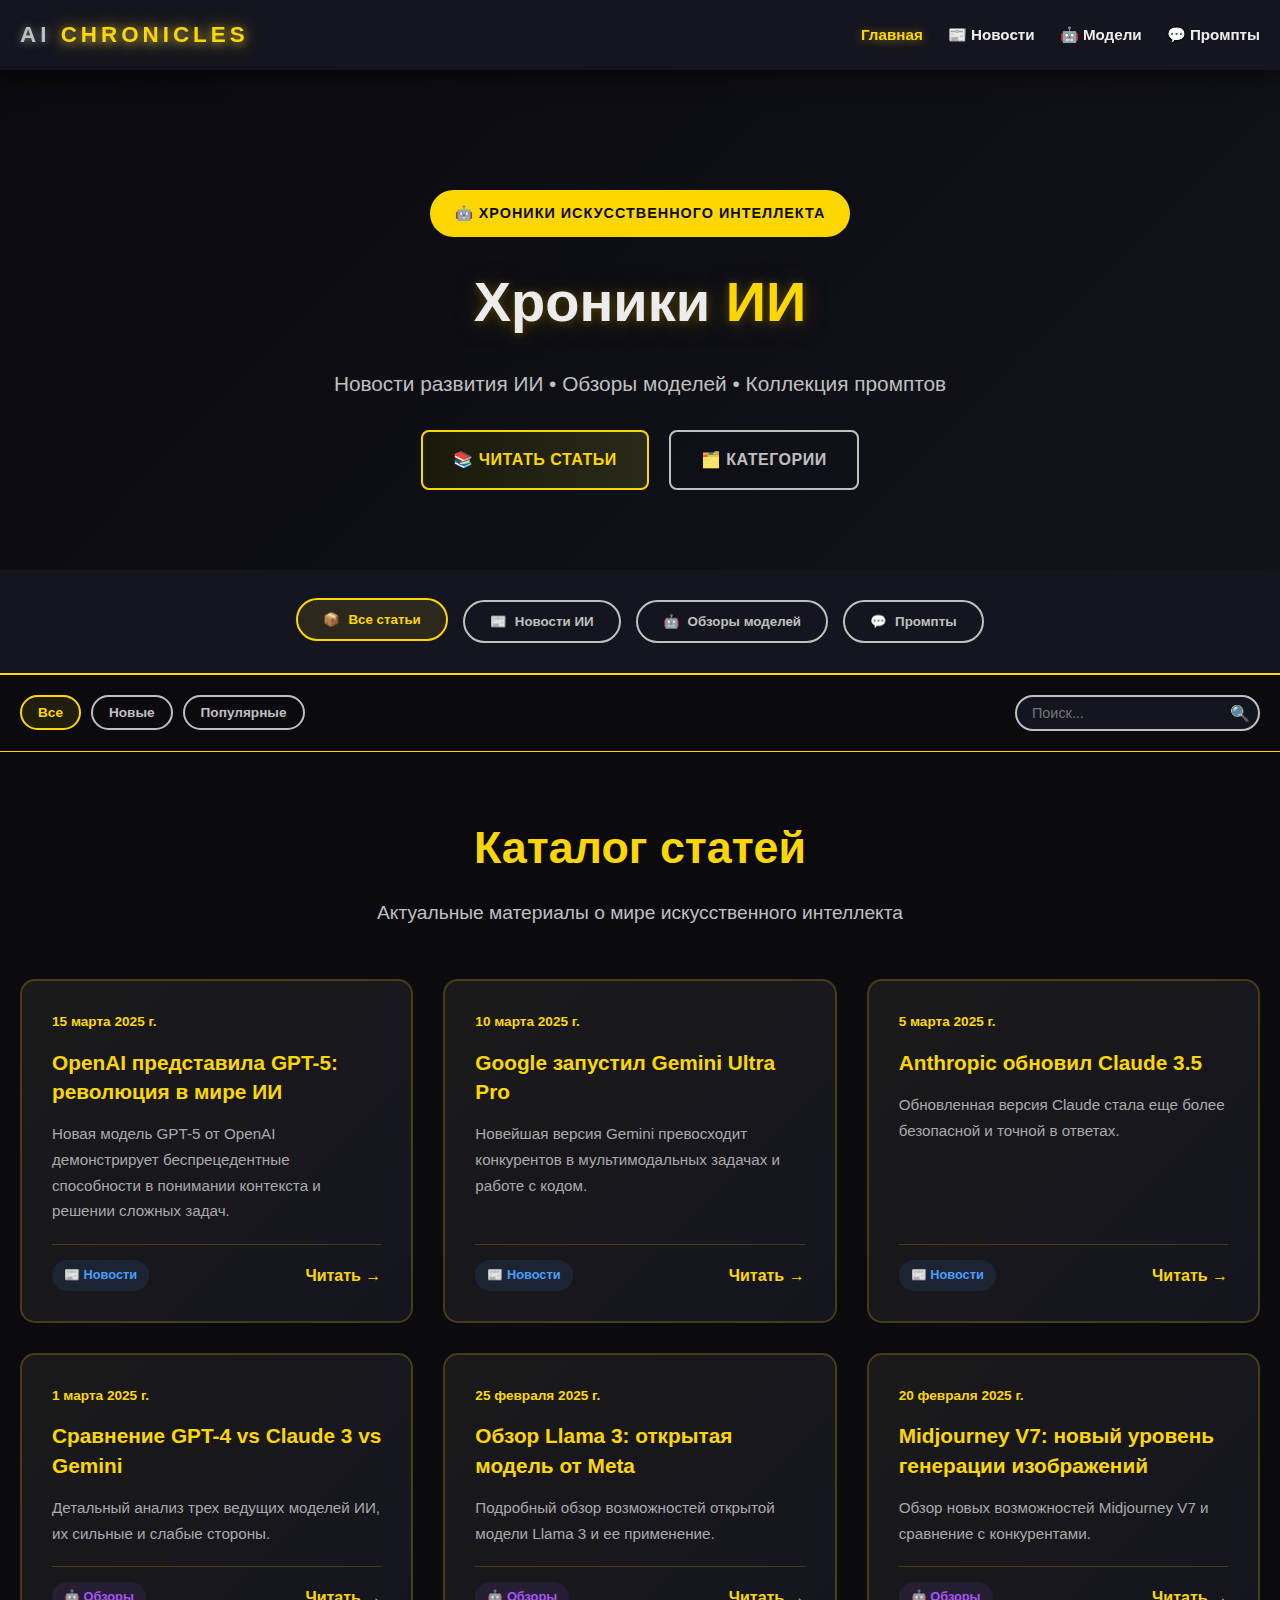
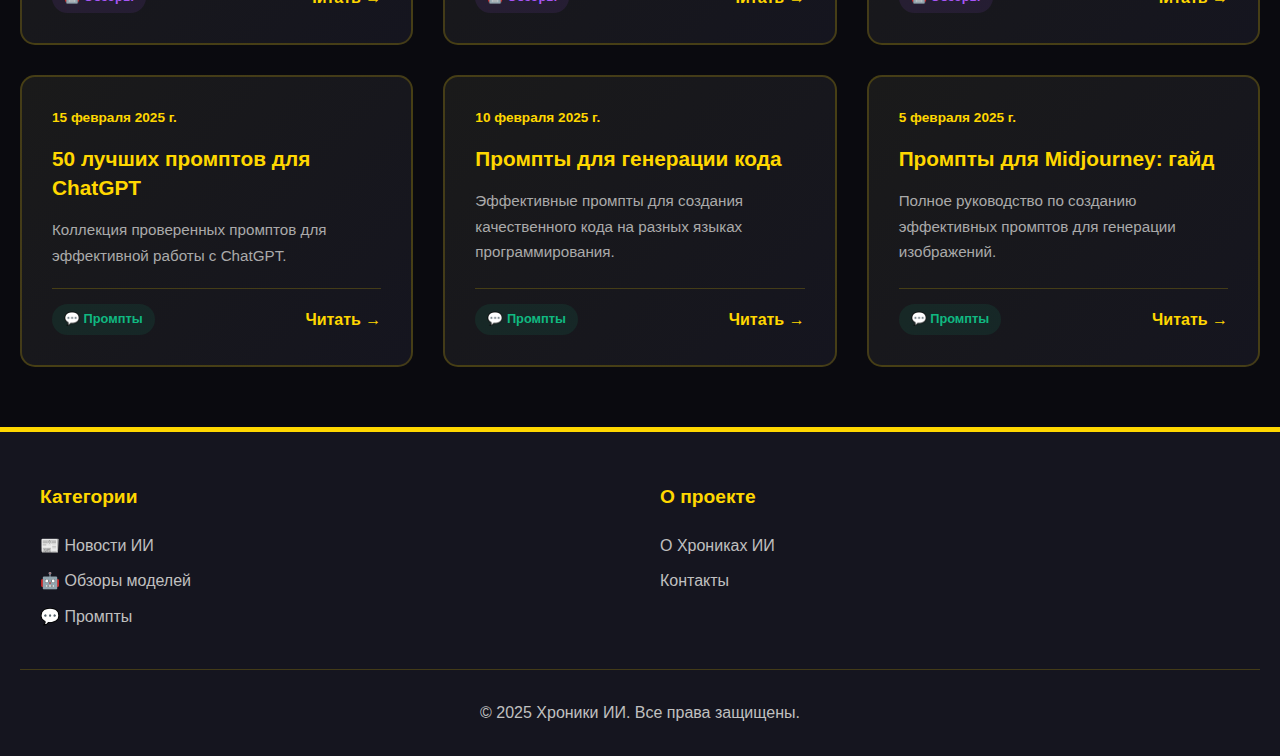
<file: index.html>
<!DOCTYPE html>
<html lang="ru">
<head>
    <meta charset="UTF-8">
    <meta name="viewport" content="width=device-width, initial-scale=1.0">
    <title>Хроники ИИ - Новости, Обзоры Моделей и Промпты 🤖</title>
    <meta name="description" content="📰 Хроники ИИ - витрина статей о развитии искусственного интеллекта. Ежедневные новости ИИ, обзоры моделей, коллекция промптов.">
    <link rel="icon" href="data:image/svg+xml,<svg xmlns=%22http://www.w3.org/2000/svg%22 viewBox=%220 0 100 100%22><text y=%22.9em%22 font-size=%2290%22>🤖</text></svg>">
    <link rel="stylesheet" href="css/style.css">
</head>
<body>
    <header>
        <div class="nav">
            <a href="index.html" class="logo">
                <span>AI</span> CHRONICLES
            </a>
            <div class="hamburger">
                <div></div>
                <div></div>
                <div></div>
            </div>
            <nav class="menu">
                <a href="index.html" aria-current="page">Главная</a>
                <a href="news.html">📰 Новости</a>
                <a href="models.html">🤖 Модели</a>
                <a href="prompts.html">💬 Промпты</a>
            </nav>
        </div>
    </header>

    <main>
        <section class="hero">
            <div class="hero-content">
                <div class="hero-badge">🤖 ХРОНИКИ ИСКУССТВЕННОГО ИНТЕЛЛЕКТА</div>
                <h1>Хроники <span class="hero-highlight">ИИ</span></h1>
                <p>Новости развития ИИ • Обзоры моделей • Коллекция промптов</p>
                <div class="hero-buttons">
                    <a href="#articles" class="btn-primary">📚 Читать статьи</a>
                    <a href="#categories" class="btn-secondary">🗂️ Категории</a>
                </div>
            </div>
        </section>

        <section class="categories-section" id="categories">
            <div class="categories-container">
                <div class="categories-nav">
                    <button class="category-btn active" data-category="all">
                        <span>📦</span> Все статьи
                    </button>
                    <button class="category-btn" data-category="news">
                        <span>📰</span> Новости ИИ
                    </button>
                    <button class="category-btn" data-category="models">
                        <span>🤖</span> Обзоры моделей
                    </button>
                    <button class="category-btn" data-category="prompts">
                        <span>💬</span> Промпты
                    </button>
                </div>
            </div>
        </section>

        <section class="filters-section">
            <div class="filters-container">
                <div class="filter-group">
                    <button class="filter-btn active" data-filter="all">Все</button>
                    <button class="filter-btn" data-filter="new">Новые</button>
                    <button class="filter-btn" data-filter="popular">Популярные</button>
                </div>
                <div class="search-box">
                    <input type="text" placeholder="Поиск..." id="searchInput">
                    <button class="search-btn">🔍</button>
                </div>
            </div>
        </section>

        <section class="blog-section" id="articles">
            <div class="section-header">
                <h2>Каталог статей</h2>
                <p>Актуальные материалы о мире искусственного интеллекта</p>
            </div>
            <div id="articles-catalog" class="blog-grid"></div>
        </section>
    </main>

    <footer>
        <div class="footer-content">
            <div class="footer-column">
                <h4>Категории</h4>
                <ul>
                    <li><a href="news.html">📰 Новости ИИ</a></li>
                    <li><a href="models.html">🤖 Обзоры моделей</a></li>
                    <li><a href="prompts.html">💬 Промпты</a></li>
                </ul>
            </div>
            <div class="footer-column">
                <h4>О проекте</h4>
                <ul>
                    <li><a href="#">О Хрониках ИИ</a></li>
                    <li><a href="#">Контакты</a></li>
                </ul>
            </div>
        </div>
        <div class="footer-bottom">
            <p>&copy; 2025 Хроники ИИ. Все права защищены.</p>
        </div>
    </footer>

    <script src="js/articles-data.js"></script>
    <script src="js/main.js"></script>
</body>
</html>
</file>
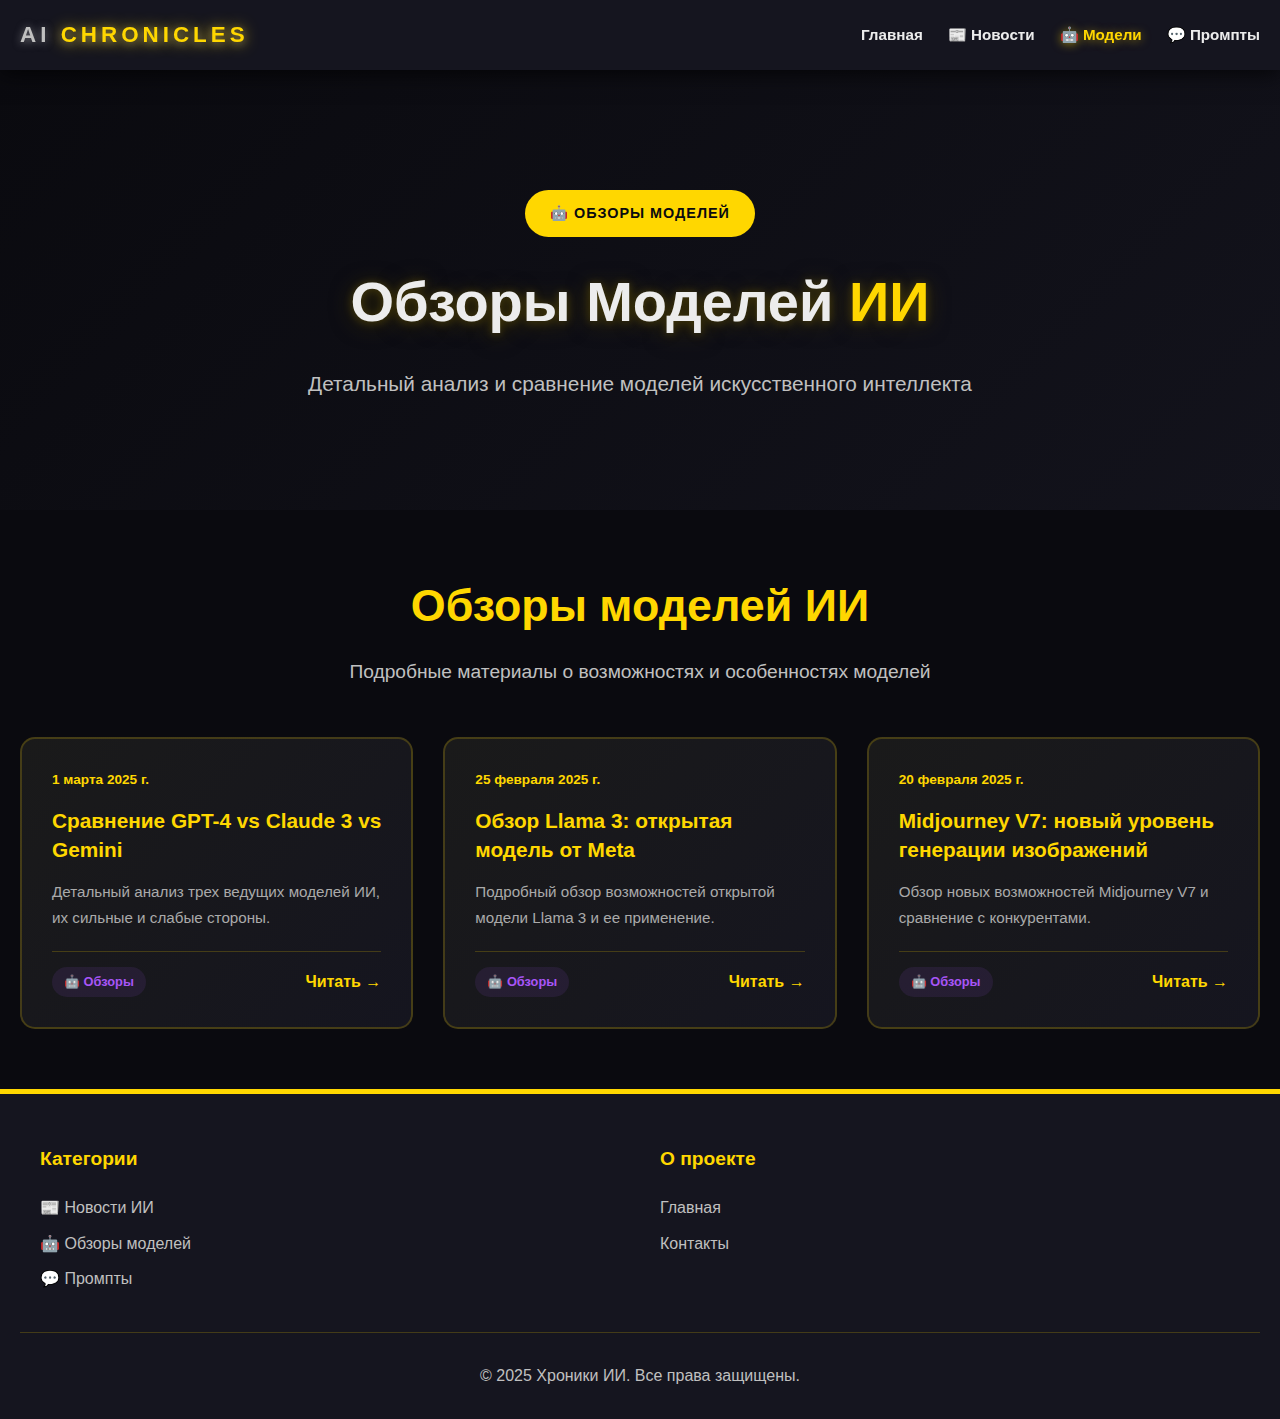
<file: models.html>
<!DOCTYPE html>
<html lang="ru">
<head>
    <meta charset="UTF-8">
    <meta name="viewport" content="width=device-width, initial-scale=1.0">
    <title>Обзоры Моделей ИИ - Анализ и Сравнение 🤖</title>
    <meta name="description" content="🤖 Подробные обзоры моделей искусственного интеллекта. Сравнение, анализ возможностей, практические тесты.">
    <link rel="icon" href="data:image/svg+xml,<svg xmlns=%22http://www.w3.org/2000/svg%22 viewBox=%220 0 100 100%22><text y=%22.9em%22 font-size=%2290%22>🤖</text></svg>">
    <link rel="stylesheet" href="css/style.css">
</head>
<body>
    <header>
        <div class="nav">
            <a href="index.html" class="logo">
                <span>AI</span> CHRONICLES
            </a>
            <div class="hamburger">
                <div></div>
                <div></div>
                <div></div>
            </div>
            <nav class="menu">
                <a href="index.html">Главная</a>
                <a href="news.html">📰 Новости</a>
                <a href="models.html" aria-current="page">🤖 Модели</a>
                <a href="prompts.html">💬 Промпты</a>
            </nav>
        </div>
    </header>

    <main>
        <section class="hero">
            <div class="hero-content">
                <div class="hero-badge">🤖 ОБЗОРЫ МОДЕЛЕЙ</div>
                <h1>Обзоры Моделей <span class="hero-highlight">ИИ</span></h1>
                <p>Детальный анализ и сравнение моделей искусственного интеллекта</p>
            </div>
        </section>

        <section class="blog-section">
            <div class="section-header">
                <h2>Обзоры моделей ИИ</h2>
                <p>Подробные материалы о возможностях и особенностях моделей</p>
            </div>
            <div id="models-catalog" class="blog-grid"></div>
        </section>
    </main>

    <footer>
        <div class="footer-content">
            <div class="footer-column">
                <h4>Категории</h4>
                <ul>
                    <li><a href="news.html">📰 Новости ИИ</a></li>
                    <li><a href="models.html">🤖 Обзоры моделей</a></li>
                    <li><a href="prompts.html">💬 Промпты</a></li>
                </ul>
            </div>
            <div class="footer-column">
                <h4>О проекте</h4>
                <ul>
                    <li><a href="index.html">Главная</a></li>
                    <li><a href="#">Контакты</a></li>
                </ul>
            </div>
        </div>
        <div class="footer-bottom">
            <p>&copy; 2025 Хроники ИИ. Все права защищены.</p>
        </div>
    </footer>

    <script src="js/articles-data.js"></script>
    <script src="js/main.js"></script>
    <script>
        document.addEventListener('DOMContentLoaded', function() {
            const catalog = document.getElementById('models-catalog');
            const modelsArticles = getArticlesByCategory('models');
            modelsArticles.forEach(article => {
                catalog.innerHTML += generateArticleCard(article);
            });
        });
    </script>
</body>
</html>
</file>
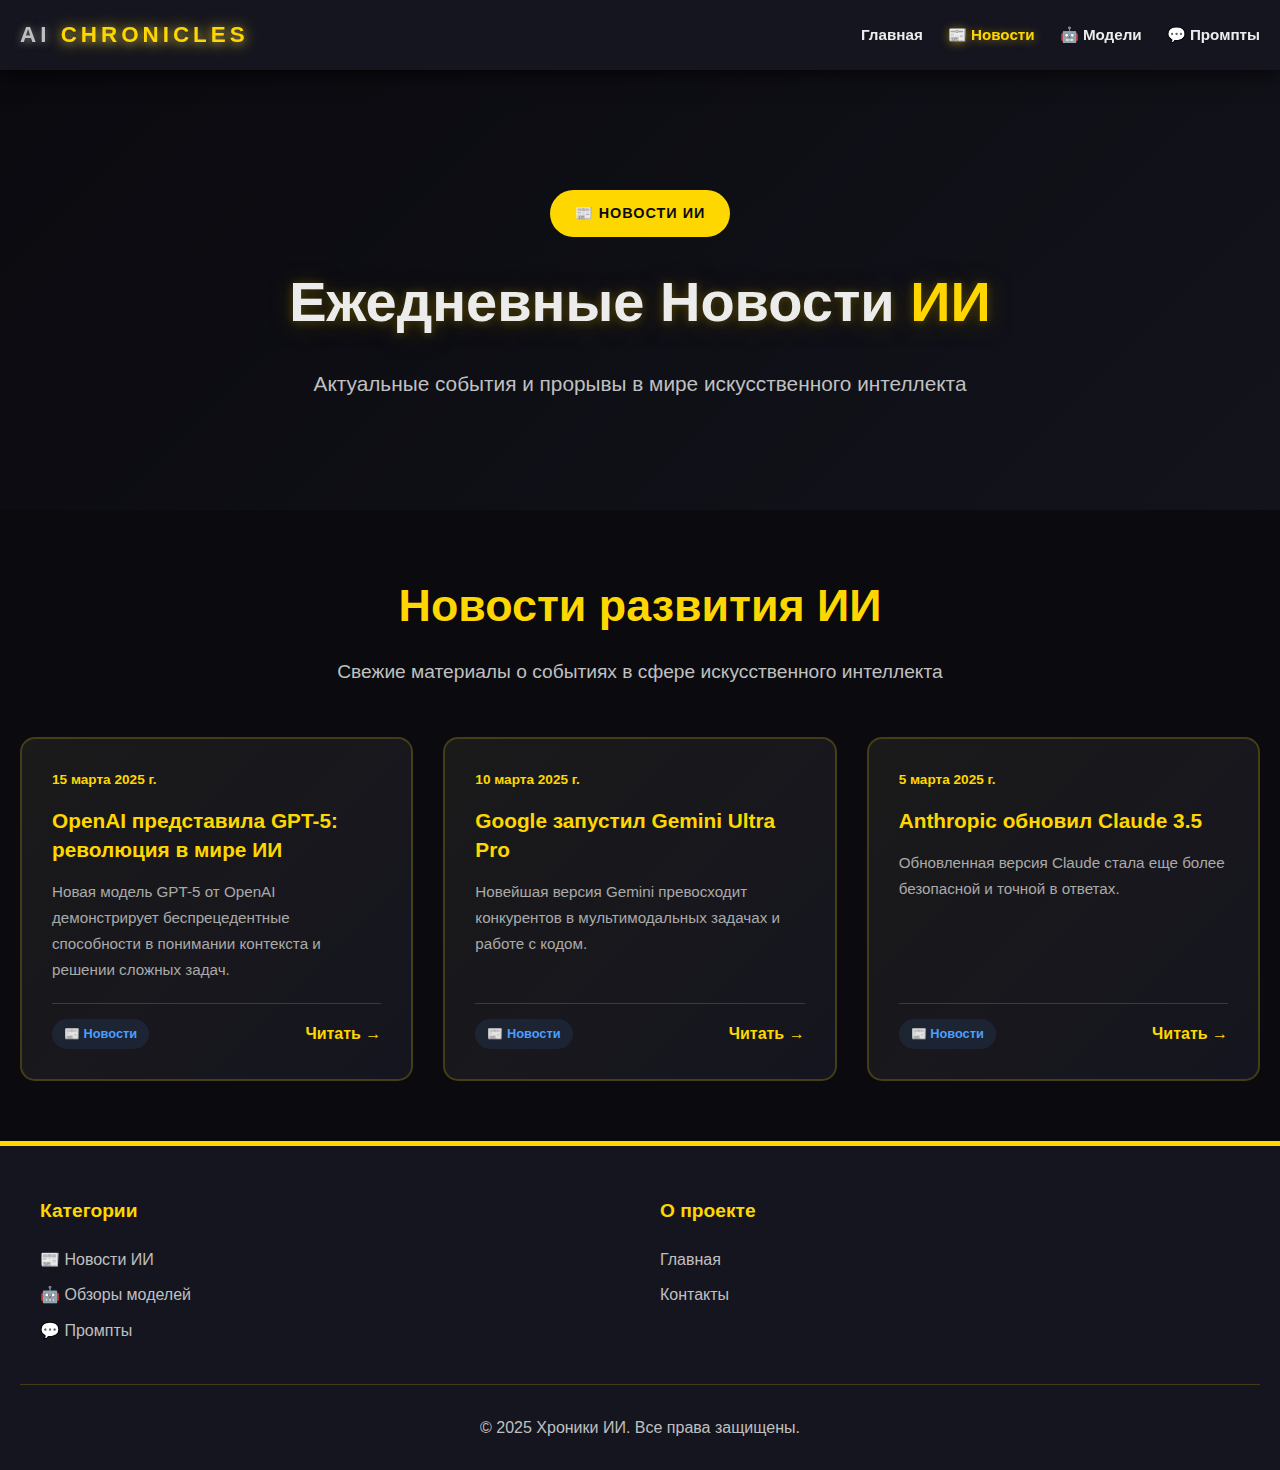
<file: news.html>
<!DOCTYPE html>
<html lang="ru">
<head>
    <meta charset="UTF-8">
    <meta name="viewport" content="width=device-width, initial-scale=1.0">
    <title>Новости ИИ - Ежедневные обновления развития ИИ 📰</title>
    <meta name="description" content="📰 Ежедневные новости развития искусственного интеллекта. Актуальные события, прорывы, обновления моделей ИИ.">
    <link rel="icon" href="data:image/svg+xml,<svg xmlns=%22http://www.w3.org/2000/svg%22 viewBox=%220 0 100 100%22><text y=%22.9em%22 font-size=%2290%22>📰</text></svg>">
    <link rel="stylesheet" href="css/style.css">
</head>
<body>
    <header>
        <div class="nav">
            <a href="index.html" class="logo">
                <span>AI</span> CHRONICLES
            </a>
            <div class="hamburger">
                <div></div>
                <div></div>
                <div></div>
            </div>
            <nav class="menu">
                <a href="index.html">Главная</a>
                <a href="news.html" aria-current="page">📰 Новости</a>
                <a href="models.html">🤖 Модели</a>
                <a href="prompts.html">💬 Промпты</a>
            </nav>
        </div>
    </header>

    <main>
        <section class="hero">
            <div class="hero-content">
                <div class="hero-badge">📰 НОВОСТИ ИИ</div>
                <h1>Ежедневные Новости <span class="hero-highlight">ИИ</span></h1>
                <p>Актуальные события и прорывы в мире искусственного интеллекта</p>
            </div>
        </section>

        <section class="blog-section">
            <div class="section-header">
                <h2>Новости развития ИИ</h2>
                <p>Свежие материалы о событиях в сфере искусственного интеллекта</p>
            </div>
            <div id="news-catalog" class="blog-grid"></div>
        </section>
    </main>

    <footer>
        <div class="footer-content">
            <div class="footer-column">
                <h4>Категории</h4>
                <ul>
                    <li><a href="news.html">📰 Новости ИИ</a></li>
                    <li><a href="models.html">🤖 Обзоры моделей</a></li>
                    <li><a href="prompts.html">💬 Промпты</a></li>
                </ul>
            </div>
            <div class="footer-column">
                <h4>О проекте</h4>
                <ul>
                    <li><a href="index.html">Главная</a></li>
                    <li><a href="#">Контакты</a></li>
                </ul>
            </div>
        </div>
        <div class="footer-bottom">
            <p>&copy; 2025 Хроники ИИ. Все права защищены.</p>
        </div>
    </footer>

    <script src="js/articles-data.js"></script>
    <script src="js/main.js"></script>
    <script>
        document.addEventListener('DOMContentLoaded', function() {
            const catalog = document.getElementById('news-catalog');
            const newsArticles = getArticlesByCategory('news');
            newsArticles.forEach(article => {
                catalog.innerHTML += generateArticleCard(article);
            });
        });
    </script>
</body>
</html>
</file>
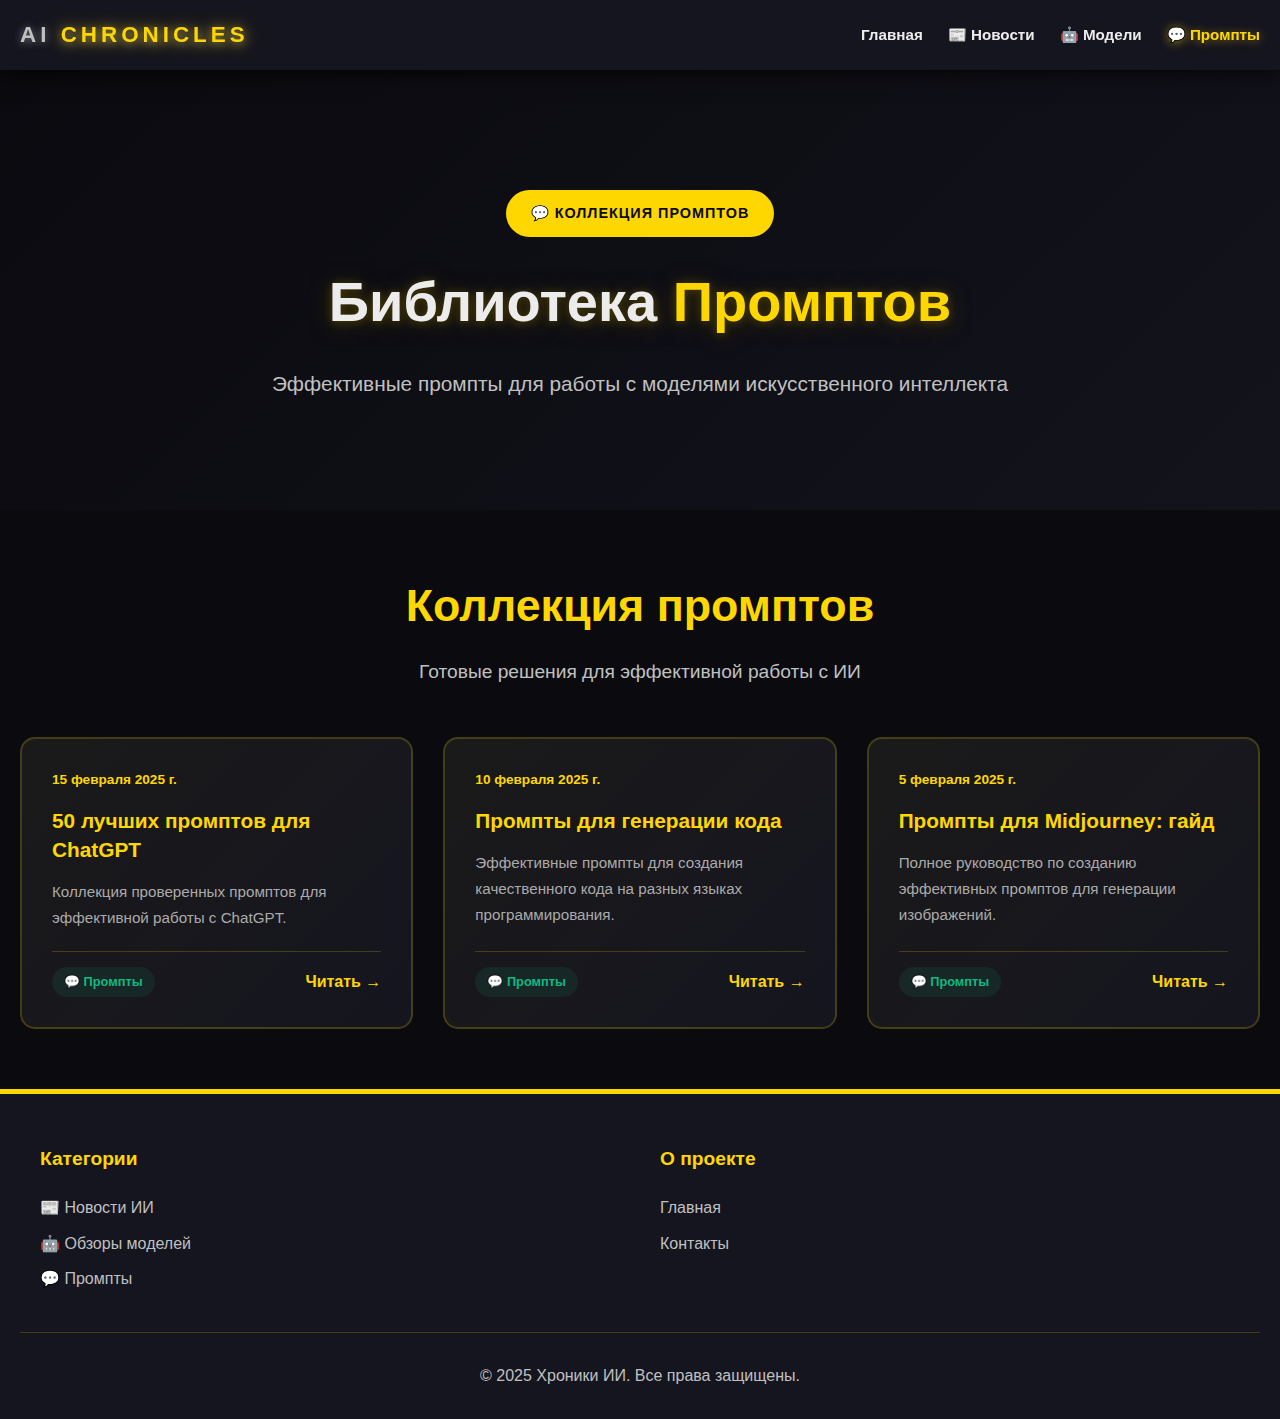
<file: prompts.html>
<!DOCTYPE html>
<html lang="ru">
<head>
    <meta charset="UTF-8">
    <meta name="viewport" content="width=device-width, initial-scale=1.0">
    <title>Коллекция Промптов - Эффективные Промпты для ИИ 💬</title>
    <meta name="description" content="💬 Коллекция эффективных промптов для работы с искусственным интеллектом. Готовые решения для разных задач.">
    <link rel="icon" href="data:image/svg+xml,<svg xmlns=%22http://www.w3.org/2000/svg%22 viewBox=%220 0 100 100%22><text y=%22.9em%22 font-size=%2290%22>💬</text></svg>">
    <link rel="stylesheet" href="css/style.css">
</head>
<body>
    <header>
        <div class="nav">
            <a href="index.html" class="logo">
                <span>AI</span> CHRONICLES
            </a>
            <div class="hamburger">
                <div></div>
                <div></div>
                <div></div>
            </div>
            <nav class="menu">
                <a href="index.html">Главная</a>
                <a href="news.html">📰 Новости</a>
                <a href="models.html">🤖 Модели</a>
                <a href="prompts.html" aria-current="page">💬 Промпты</a>
            </nav>
        </div>
    </header>

    <main>
        <section class="hero">
            <div class="hero-content">
                <div class="hero-badge">💬 КОЛЛЕКЦИЯ ПРОМПТОВ</div>
                <h1>Библиотека <span class="hero-highlight">Промптов</span></h1>
                <p>Эффективные промпты для работы с моделями искусственного интеллекта</p>
            </div>
        </section>

        <section class="blog-section">
            <div class="section-header">
                <h2>Коллекция промптов</h2>
                <p>Готовые решения для эффективной работы с ИИ</p>
            </div>
            <div id="prompts-catalog" class="blog-grid"></div>
        </section>
    </main>

    <footer>
        <div class="footer-content">
            <div class="footer-column">
                <h4>Категории</h4>
                <ul>
                    <li><a href="news.html">📰 Новости ИИ</a></li>
                    <li><a href="models.html">🤖 Обзоры моделей</a></li>
                    <li><a href="prompts.html">💬 Промпты</a></li>
                </ul>
            </div>
            <div class="footer-column">
                <h4>О проекте</h4>
                <ul>
                    <li><a href="index.html">Главная</a></li>
                    <li><a href="#">Контакты</a></li>
                </ul>
            </div>
        </div>
        <div class="footer-bottom">
            <p>&copy; 2025 Хроники ИИ. Все права защищены.</p>
        </div>
    </footer>

    <script src="js/articles-data.js"></script>
    <script src="js/main.js"></script>
    <script>
        document.addEventListener('DOMContentLoaded', function() {
            const catalog = document.getElementById('prompts-catalog');
            const promptsArticles = getArticlesByCategory('prompts');
            promptsArticles.forEach(article => {
                catalog.innerHTML += generateArticleCard(article);
            });
        });
    </script>
</body>
</html>
</file>
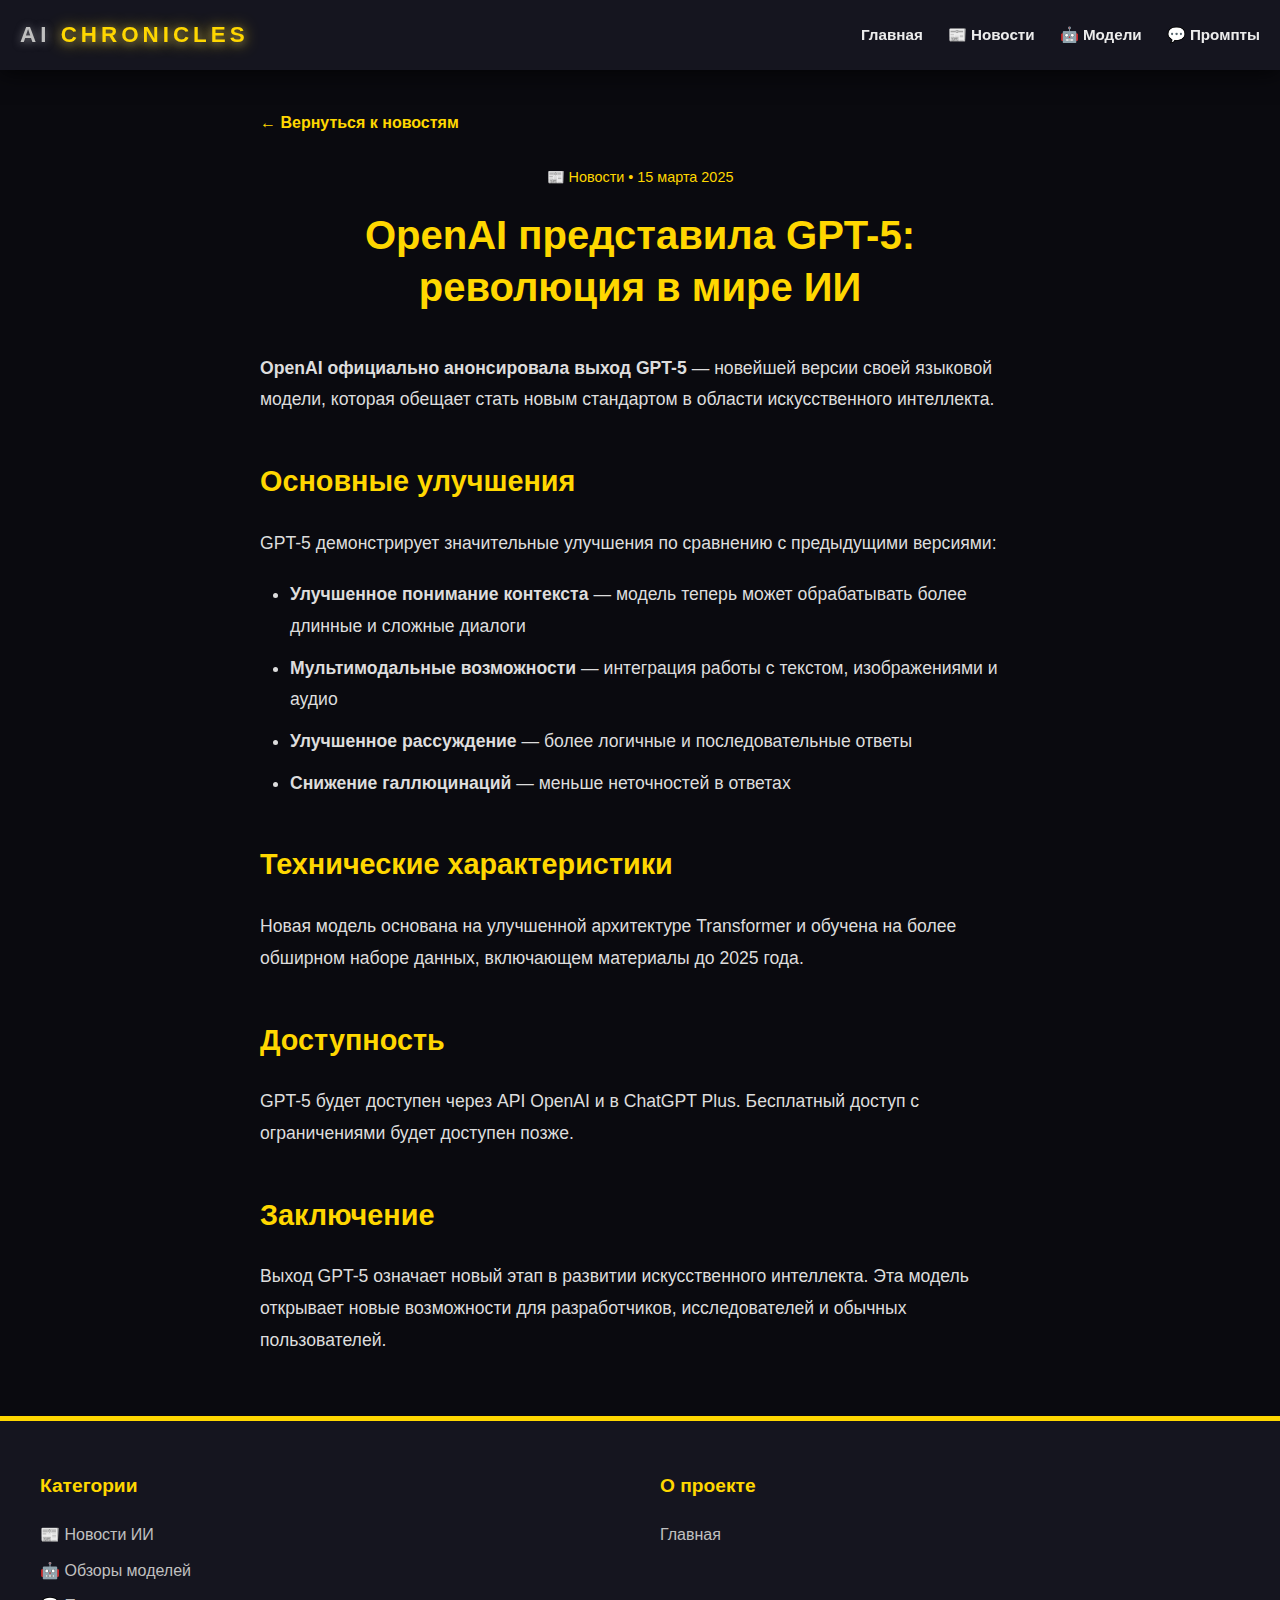
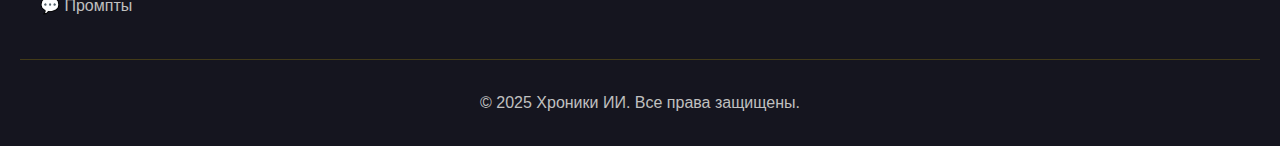
<file: articles/gpt-5-release.html>
<!DOCTYPE html>
<html lang="ru">
<head>
    <meta charset="UTF-8">
    <meta name="viewport" content="width=device-width, initial-scale=1.0">
    <title>OpenAI представила GPT-5: революция в мире ИИ - Хроники ИИ</title>
    <meta name="description" content="Новая модель GPT-5 от OpenAI демонстрирует беспрецедентные способности в понимании контекста и решении сложных задач.">
    <link rel="icon" href="data:image/svg+xml,<svg xmlns=%22http://www.w3.org/2000/svg%22 viewBox=%220 0 100 100%22><text y=%22.9em%22 font-size=%2290%22>🤖</text></svg>">
    <link rel="stylesheet" href="../css/style.css">
    <style>
        .article-container {
            max-width: 800px;
            margin: 0 auto;
            padding: 40px 20px;
        }
        .article-header {
            margin-bottom: 40px;
            text-align: center;
        }
        .article-meta {
            color: var(--gold-metal);
            font-size: 0.9rem;
            margin-bottom: 20px;
        }
        .article-title {
            font-size: 2.5rem;
            color: var(--gold-metal);
            margin-bottom: 20px;
            line-height: 1.3;
        }
        .article-content {
            color: #ddd;
            line-height: 1.8;
            font-size: 1.1rem;
        }
        .article-content h2 {
            color: var(--gold-metal);
            margin-top: 40px;
            margin-bottom: 20px;
            font-size: 1.8rem;
        }
        .article-content p {
            margin-bottom: 20px;
        }
        .article-content ul {
            margin: 20px 0;
            padding-left: 30px;
        }
        .article-content li {
            margin-bottom: 10px;
        }
        .back-link {
            display: inline-block;
            margin-bottom: 30px;
            color: var(--gold-metal);
            text-decoration: none;
            font-weight: 600;
            transition: all 0.3s ease;
        }
        .back-link:hover {
            color: var(--gold-bright);
        }
    </style>
</head>
<body>
    <header>
        <div class="nav">
            <a href="../index.html" class="logo">
                <span>AI</span> CHRONICLES
            </a>
            <nav class="menu">
                <a href="../index.html">Главная</a>
                <a href="../news.html">📰 Новости</a>
                <a href="../models.html">🤖 Модели</a>
                <a href="../prompts.html">💬 Промпты</a>
            </nav>
        </div>
    </header>

    <main>
        <article class="article-container">
            <a href="../news.html" class="back-link">← Вернуться к новостям</a>
            
            <div class="article-header">
                <div class="article-meta">📰 Новости • 15 марта 2025</div>
                <h1 class="article-title">OpenAI представила GPT-5: революция в мире ИИ</h1>
            </div>

            <div class="article-content">
                <p>
                    <strong>OpenAI официально анонсировала выход GPT-5</strong> — новейшей версии своей языковой модели, которая обещает стать новым стандартом в области искусственного интеллекта.
                </p>

                <h2>Основные улучшения</h2>
                <p>
                    GPT-5 демонстрирует значительные улучшения по сравнению с предыдущими версиями:
                </p>

                <ul>
                    <li><strong>Улучшенное понимание контекста</strong> — модель теперь может обрабатывать более длинные и сложные диалоги</li>
                    <li><strong>Мультимодальные возможности</strong> — интеграция работы с текстом, изображениями и аудио</li>
                    <li><strong>Улучшенное рассуждение</strong> — более логичные и последовательные ответы</li>
                    <li><strong>Снижение галлюцинаций</strong> — меньше неточностей в ответах</li>
                </ul>

                <h2>Технические характеристики</h2>
                <p>
                    Новая модель основана на улучшенной архитектуре Transformer и обучена на более обширном наборе данных, включающем материалы до 2025 года.
                </p>

                <h2>Доступность</h2>
                <p>
                    GPT-5 будет доступен через API OpenAI и в ChatGPT Plus. Бесплатный доступ с ограничениями будет доступен позже.
                </p>

                <h2>Заключение</h2>
                <p>
                    Выход GPT-5 означает новый этап в развитии искусственного интеллекта. Эта модель открывает новые возможности для разработчиков, исследователей и обычных пользователей.
                </p>
            </div>
        </article>
    </main>

    <footer>
        <div class="footer-content">
            <div class="footer-column">
                <h4>Категории</h4>
                <ul>
                    <li><a href="../news.html">📰 Новости ИИ</a></li>
                    <li><a href="../models.html">🤖 Обзоры моделей</a></li>
                    <li><a href="../prompts.html">💬 Промпты</a></li>
                </ul>
            </div>
            <div class="footer-column">
                <h4>О проекте</h4>
                <ul>
                    <li><a href="../index.html">Главная</a></li>
                </ul>
            </div>
        </div>
        <div class="footer-bottom">
            <p>&copy; 2025 Хроники ИИ. Все права защищены.</p>
        </div>
    </footer>
</body>
</html>
</file>
<file: css/style.css>
/* AI CHRONICLES STYLES */

* {
    margin: 0;
    padding: 0;
    box-sizing: border-box;
}

:root {
    --black: #0a0a0f;
    --black2: #15151f;
    --gold-metal: #FFD700;
    --gold-bright: #FFC700;
    --silver-metal: #C0C0C0;
    --accent-blue: #4A9EFF;
    --accent-purple: #A855F7;
    --accent-green: #10B981;
}

html {
    scroll-behavior: smooth;
}

body {
    font-family: -apple-system, BlinkMacSystemFont, 'Segoe UI', Roboto, 'Helvetica Neue', Arial, sans-serif;
    background: var(--black);
    color: #ECECEC;
    margin: 0;
    padding-top: 70px;
    line-height: 1.6;
}

/* HEADER */
header {
    background: var(--black2);
    padding: 12px 0;
    box-shadow: 0 2px 22px rgba(0,0,0,0.8);
    position: fixed;
    top: 0;
    left: 0;
    width: 100%;
    z-index: 1000;
    height: 70px;
}

.nav {
    display: flex;
    justify-content: space-between;
    align-items: center;
    max-width: 1300px;
    margin: auto;
    padding: 0 20px;
    height: 46px;
}

.logo {
    font-size: 1.4rem;
    color: var(--gold-metal);
    font-weight: 900;
    letter-spacing: 4px;
    text-shadow: 0 1px 15px rgba(255,215,0,0.8), 0 2px 8px rgba(255,255,255,0.3);
    text-decoration: none;
    transition: all 0.3s ease;
}

.logo:hover {
    color: var(--gold-bright);
    transform: scale(1.05);
}

.logo span {
    color: var(--silver-metal);
    text-shadow: 0 1px 9px rgba(236,236,236,0.5);
}

.menu {
    display: flex;
    gap: 25px;
}

.menu a {
    color: #ECECEC;
    text-decoration: none;
    font-weight: 600;
    transition: 0.2s;
    font-size: 0.95rem;
}

.menu a:hover,
.menu a[aria-current="page"] {
    color: var(--gold-metal);
    text-shadow: 0 1px 10px rgba(255,215,0,0.5);
}

/* HERO SECTION */
.hero {
    background: linear-gradient(135deg, rgba(10,10,15,0.9) 0%, rgba(21,21,31,0.8) 100%);
    padding: clamp(80px, 12vw, 120px) 0 clamp(60px, 8vw, 80px);
    text-align: center;
    position: relative;
}

.hero-content {
    max-width: 800px;
    margin: 0 auto;
    padding: 0 20px;
}

.hero h1 {
    font-size: clamp(2rem, 5vw, 3.5rem);
    color: #ECECEC;
    margin-bottom: 20px;
    text-shadow: 0 3px 22px rgba(51,41,0,1), 0 1px 10px rgba(255,215,0,0.3);
}

.hero-highlight {
    color: var(--gold-metal);
}

.hero p {
    font-size: clamp(1rem, 3vw, 1.3rem);
    color: var(--silver-metal);
    margin-bottom: 30px;
}

.hero-badge {
    display: inline-block;
    background: var(--gold-metal);
    color: var(--black);
    padding: 12px 25px;
    border-radius: 25px;
    font-weight: 700;
    margin-bottom: 20px;
    text-transform: uppercase;
    letter-spacing: 1px;
    font-size: 0.9rem;
}

.hero-buttons {
    display: flex;
    gap: 20px;
    justify-content: center;
    flex-wrap: wrap;
}

.btn-primary,
.btn-secondary {
    padding: 15px 30px;
    border-radius: 8px;
    font-weight: 700;
    text-decoration: none;
    transition: all 0.3s ease;
    text-transform: uppercase;
    letter-spacing: 0.5px;
    display: inline-flex;
    align-items: center;
    gap: 8px;
}

.btn-primary {
    background: linear-gradient(90deg, #1a1a0a 0%, #2a2a1a 100%);
    border: 2px solid var(--gold-metal);
    color: var(--gold-metal);
}

.btn-primary:hover {
    background: linear-gradient(90deg, #2a2a1a 0%, #1a1a0a 100%);
    box-shadow: 0 0 20px rgba(255,215,0,0.5);
    transform: scale(1.05);
}

.btn-secondary {
    background: transparent;
    border: 2px solid var(--silver-metal);
    color: var(--silver-metal);
}

.btn-secondary:hover {
    border-color: var(--gold-metal);
    color: var(--gold-metal);
    transform: scale(1.05);
}

/* CATEGORIES SECTION */
.categories-section {
    background: var(--black2);
    padding: 30px 0;
    border-bottom: 2px solid var(--gold-metal);
}

.categories-container {
    max-width: 1300px;
    margin: 0 auto;
    padding: 0 20px;
}

.categories-nav {
    display: flex;
    flex-wrap: wrap;
    gap: 15px;
    justify-content: center;
}

.category-btn {
    background: transparent;
    border: 2px solid var(--silver-metal);
    color: var(--silver-metal);
    padding: 12px 25px;
    border-radius: 25px;
    cursor: pointer;
    transition: all 0.3s ease;
    font-weight: 600;
    display: flex;
    align-items: center;
    gap: 8px;
}

.category-btn:hover,
.category-btn.active {
    border-color: var(--gold-metal);
    color: var(--gold-metal);
    background: rgba(255,215,0,0.1);
    transform: translateY(-2px);
}

/* FILTERS SECTION */
.filters-section {
    background: var(--black);
    padding: 20px 0;
    border-bottom: 1px solid var(--gold-metal);
    position: sticky;
    top: 70px;
    z-index: 997;
}

.filters-container {
    max-width: 1300px;
    margin: 0 auto;
    padding: 0 20px;
    display: flex;
    gap: 15px;
    align-items: center;
    justify-content: space-between;
}

.filter-group {
    display: flex;
    gap: 10px;
}

.filter-btn {
    background: transparent;
    border: 2px solid var(--silver-metal);
    color: var(--silver-metal);
    padding: 8px 16px;
    border-radius: 20px;
    cursor: pointer;
    transition: all 0.3s ease;
    font-weight: 600;
    font-size: 0.85rem;
}

.filter-btn:hover,
.filter-btn.active {
    border-color: var(--gold-metal);
    color: var(--gold-metal);
    background: rgba(255,215,0,0.1);
}

.search-box {
    position: relative;
    min-width: 200px;
}

.search-box input {
    width: 100%;
    padding: 8px 40px 8px 15px;
    border: 2px solid var(--silver-metal);
    border-radius: 20px;
    background: var(--black2);
    color: var(--silver-metal);
    font-size: 0.9rem;
}

.search-box input:focus {
    outline: none;
    border-color: var(--gold-metal);
}

.search-btn {
    position: absolute;
    right: 10px;
    top: 50%;
    transform: translateY(-50%);
    background: none;
    border: none;
    color: var(--silver-metal);
    cursor: pointer;
    font-size: 1rem;
}

/* BLOG SECTION */
.blog-section {
    background: var(--black);
    padding: 60px 0;
}

.section-header {
    text-align: center;
    margin-bottom: 50px;
}

.section-header h2 {
    font-size: clamp(2rem, 5vw, 2.8rem);
    color: var(--gold-metal);
    margin-bottom: 15px;
}

.section-header p {
    color: var(--silver-metal);
    font-size: clamp(1rem, 3vw, 1.2rem);
}

.blog-grid {
    display: grid;
    grid-template-columns: repeat(auto-fill, minmax(320px, 1fr));
    gap: 30px;
    max-width: 1300px;
    margin: 0 auto;
    padding: 0 20px;
}

.blog-card {
    background: linear-gradient(135deg, #1a1a1a 0%, var(--black2) 100%);
    border-radius: 15px;
    padding: 30px;
    border: 2px solid rgba(255,215,0,0.2);
    transition: all 0.3s ease;
    display: flex;
    flex-direction: column;
}

.blog-card:hover {
    transform: translateY(-5px);
    border-color: var(--gold-metal);
    box-shadow: 0 10px 25px rgba(255,215,0,0.2);
}

.blog-date {
    color: var(--gold-metal);
    font-size: 0.85rem;
    font-weight: 600;
    margin-bottom: 15px;
}

.blog-card h3 {
    color: var(--gold-metal);
    font-size: 1.3rem;
    margin-bottom: 15px;
    line-height: 1.4;
    font-weight: 700;
}

.blog-card p {
    color: #aaa;
    font-size: 0.95rem;
    line-height: 1.7;
    flex-grow: 1;
    margin-bottom: 20px;
}

.blog-meta {
    display: flex;
    justify-content: space-between;
    align-items: center;
    border-top: 1px solid rgba(255,215,0,0.2);
    padding-top: 15px;
    margin-top: auto;
}

.category {
    font-size: 0.8rem;
    padding: 5px 12px;
    border-radius: 20px;
    font-weight: 600;
}

.category.news {
    background: rgba(74,158,255,0.1);
    color: var(--accent-blue);
}

.category.models {
    background: rgba(168,85,247,0.1);
    color: var(--accent-purple);
}

.category.prompts {
    background: rgba(16,185,129,0.1);
    color: var(--accent-green);
}

.read-more {
    color: var(--gold-metal);
    text-decoration: none;
    font-weight: 600;
    transition: all 0.3s ease;
}

.read-more:hover {
    color: var(--gold-bright);
}

/* FOOTER */
footer {
    background: var(--black2);
    color: var(--silver-metal);
    text-align: center;
    padding: 50px 20px 30px;
    border-top: 5px solid var(--gold-metal);
}

.footer-content {
    max-width: 1200px;
    margin: 0 auto;
    display: grid;
    grid-template-columns: repeat(auto-fit, minmax(250px, 1fr));
    gap: 40px;
    text-align: left;
    margin-bottom: 30px;
}

.footer-column h4 {
    color: var(--gold-metal);
    margin-bottom: 20px;
    font-size: 1.2rem;
}

.footer-column ul {
    list-style: none;
}

.footer-column ul li {
    margin-bottom: 10px;
}

.footer-column ul li a {
    color: var(--silver-metal);
    text-decoration: none;
    transition: color 0.3s ease;
}

.footer-column ul li a:hover {
    color: var(--gold-metal);
}

.footer-bottom {
    padding-top: 30px;
    border-top: 1px solid rgba(255,215,0,0.2);
}

/* MOBILE */
.hamburger {
    display: none;
    flex-direction: column;
    gap: 4px;
    cursor: pointer;
}

.hamburger div {
    width: 22px;
    height: 2.5px;
    background: var(--gold-metal);
    transition: 0.3s;
}

@media (max-width: 768px) {
    body {
        padding-top: 60px;
    }
    
    header {
        padding: 8px 0;
        height: 60px;
    }
    
    .logo {
        font-size: 1.2rem;
    }
    
    .menu {
        display: none;
        flex-direction: column;
        width: 100%;
        text-align: center;
        background: var(--black2);
        position: absolute;
        top: 100%;
        left: 0;
        box-shadow: 0 4px 20px rgba(0,0,0,0.5);
        border-top: 1px solid var(--gold-metal);
    }
    
    .menu.active {
        display: flex;
    }
    
    .menu a {
        padding: 15px;
        border-bottom: 1px solid rgba(255,215,0,0.2);
    }
    
    .hamburger {
        display: flex;
    }
    
    .blog-grid {
        grid-template-columns: 1fr;
    }
    
    .categories-nav {
        flex-direction: column;
    }
    
    .category-btn {
        width: 100%;
        justify-content: center;
    }
    
    .filters-container {
        flex-direction: column;
        align-items: stretch;
    }
    
    .filter-group {
        flex-wrap: wrap;
    }
    
    .search-box {
        width: 100%;
    }
}
</file>
